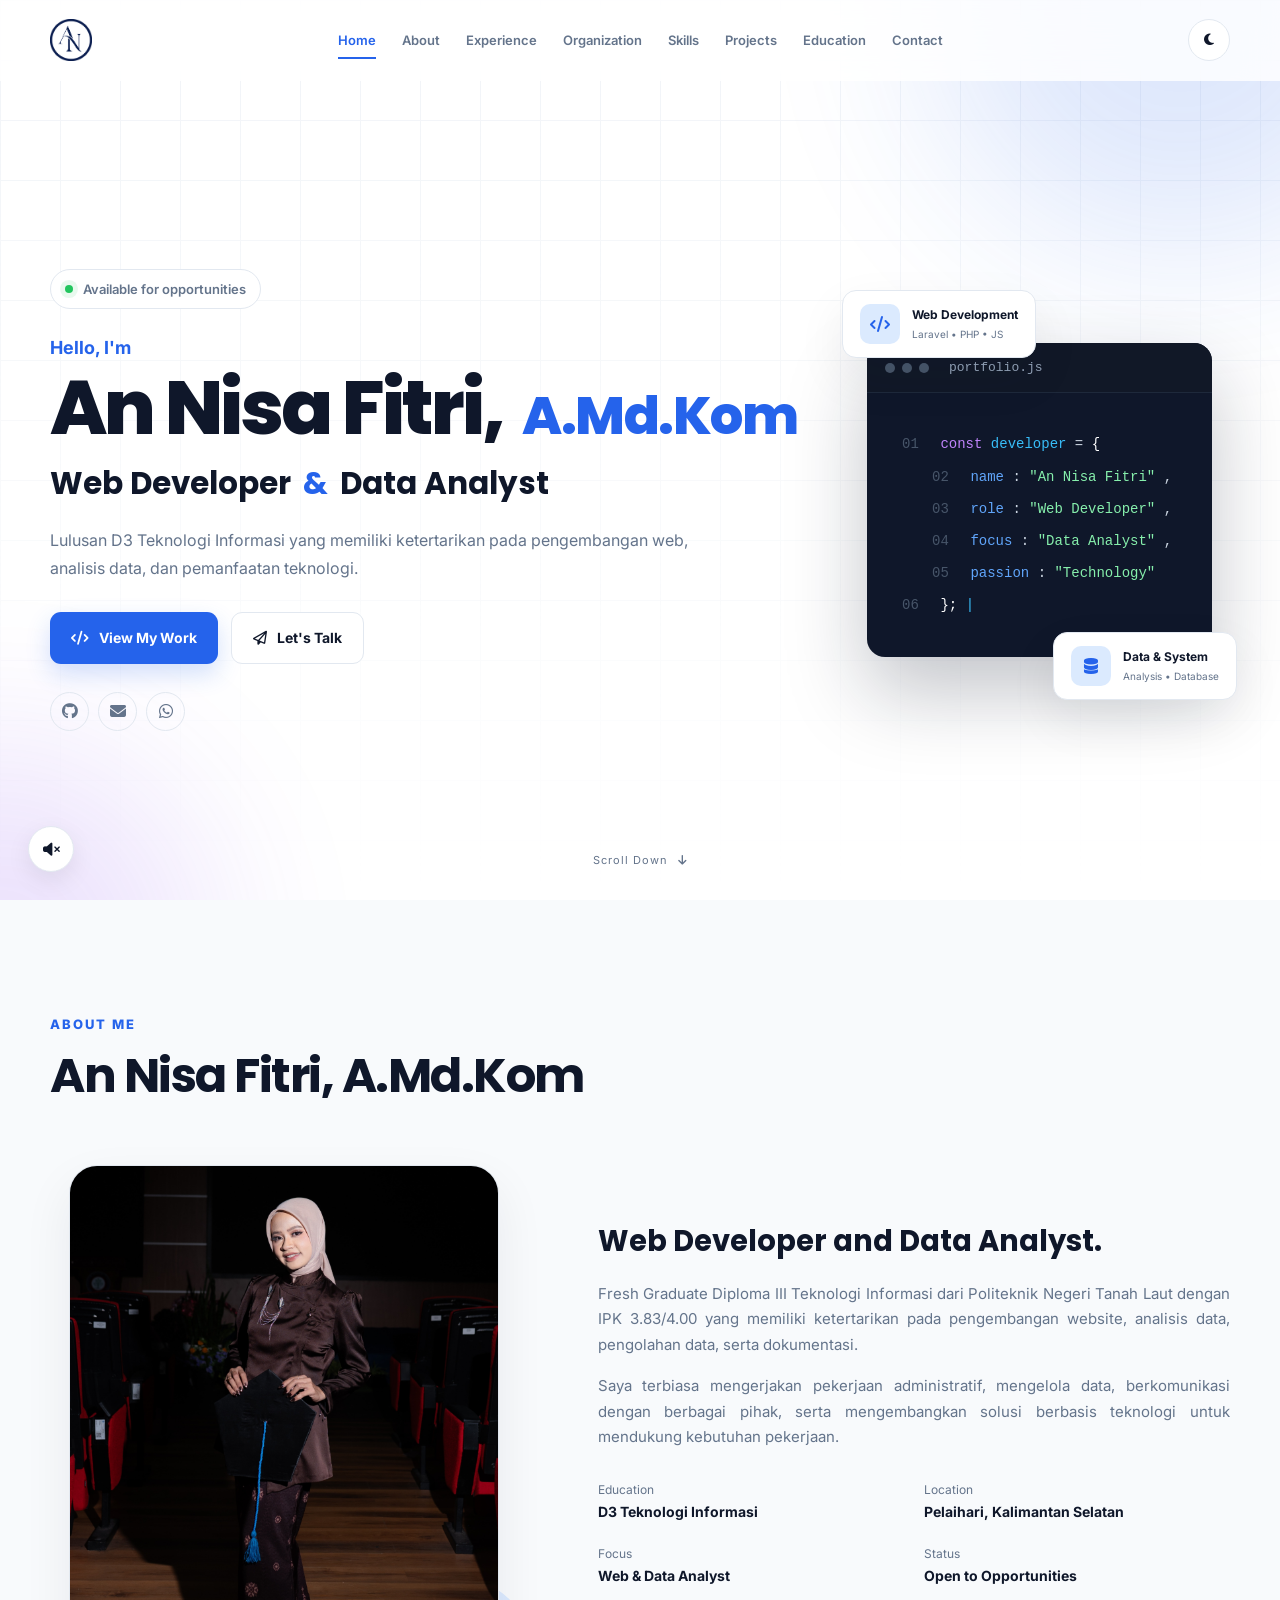
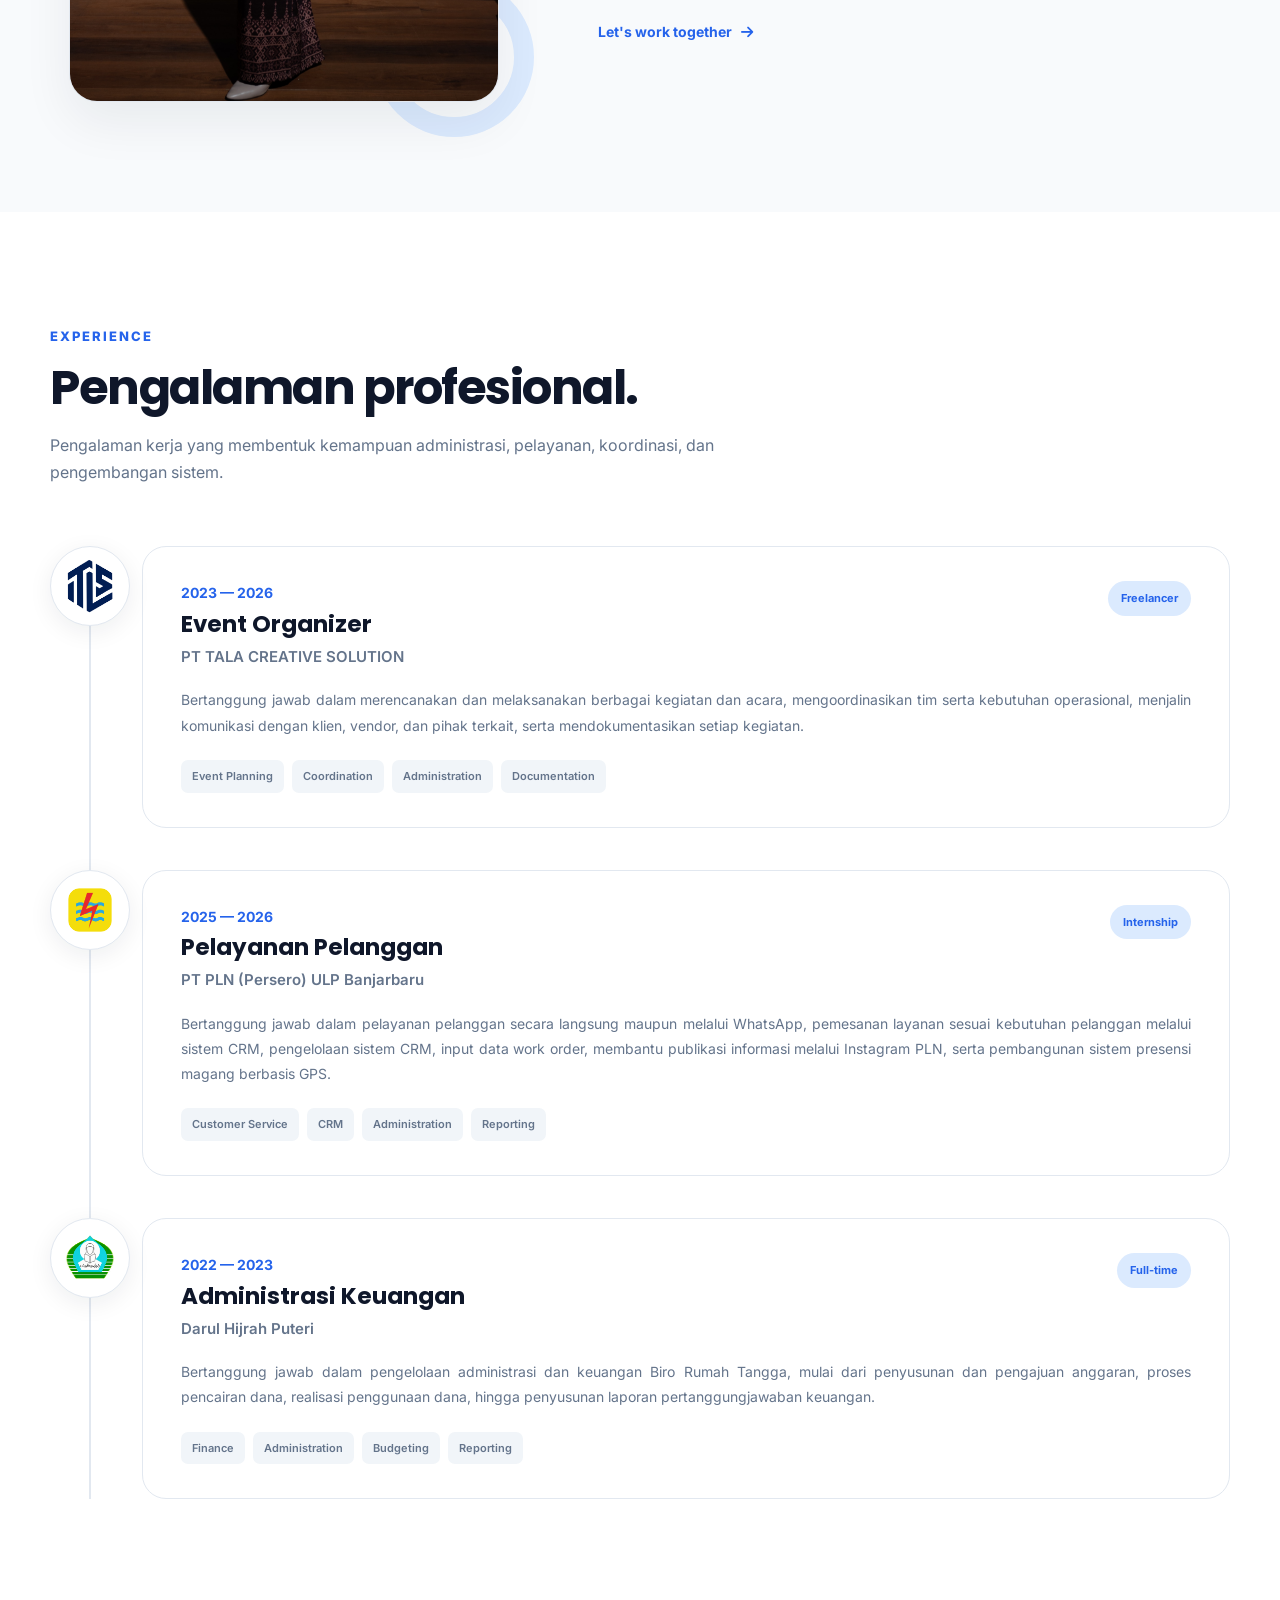
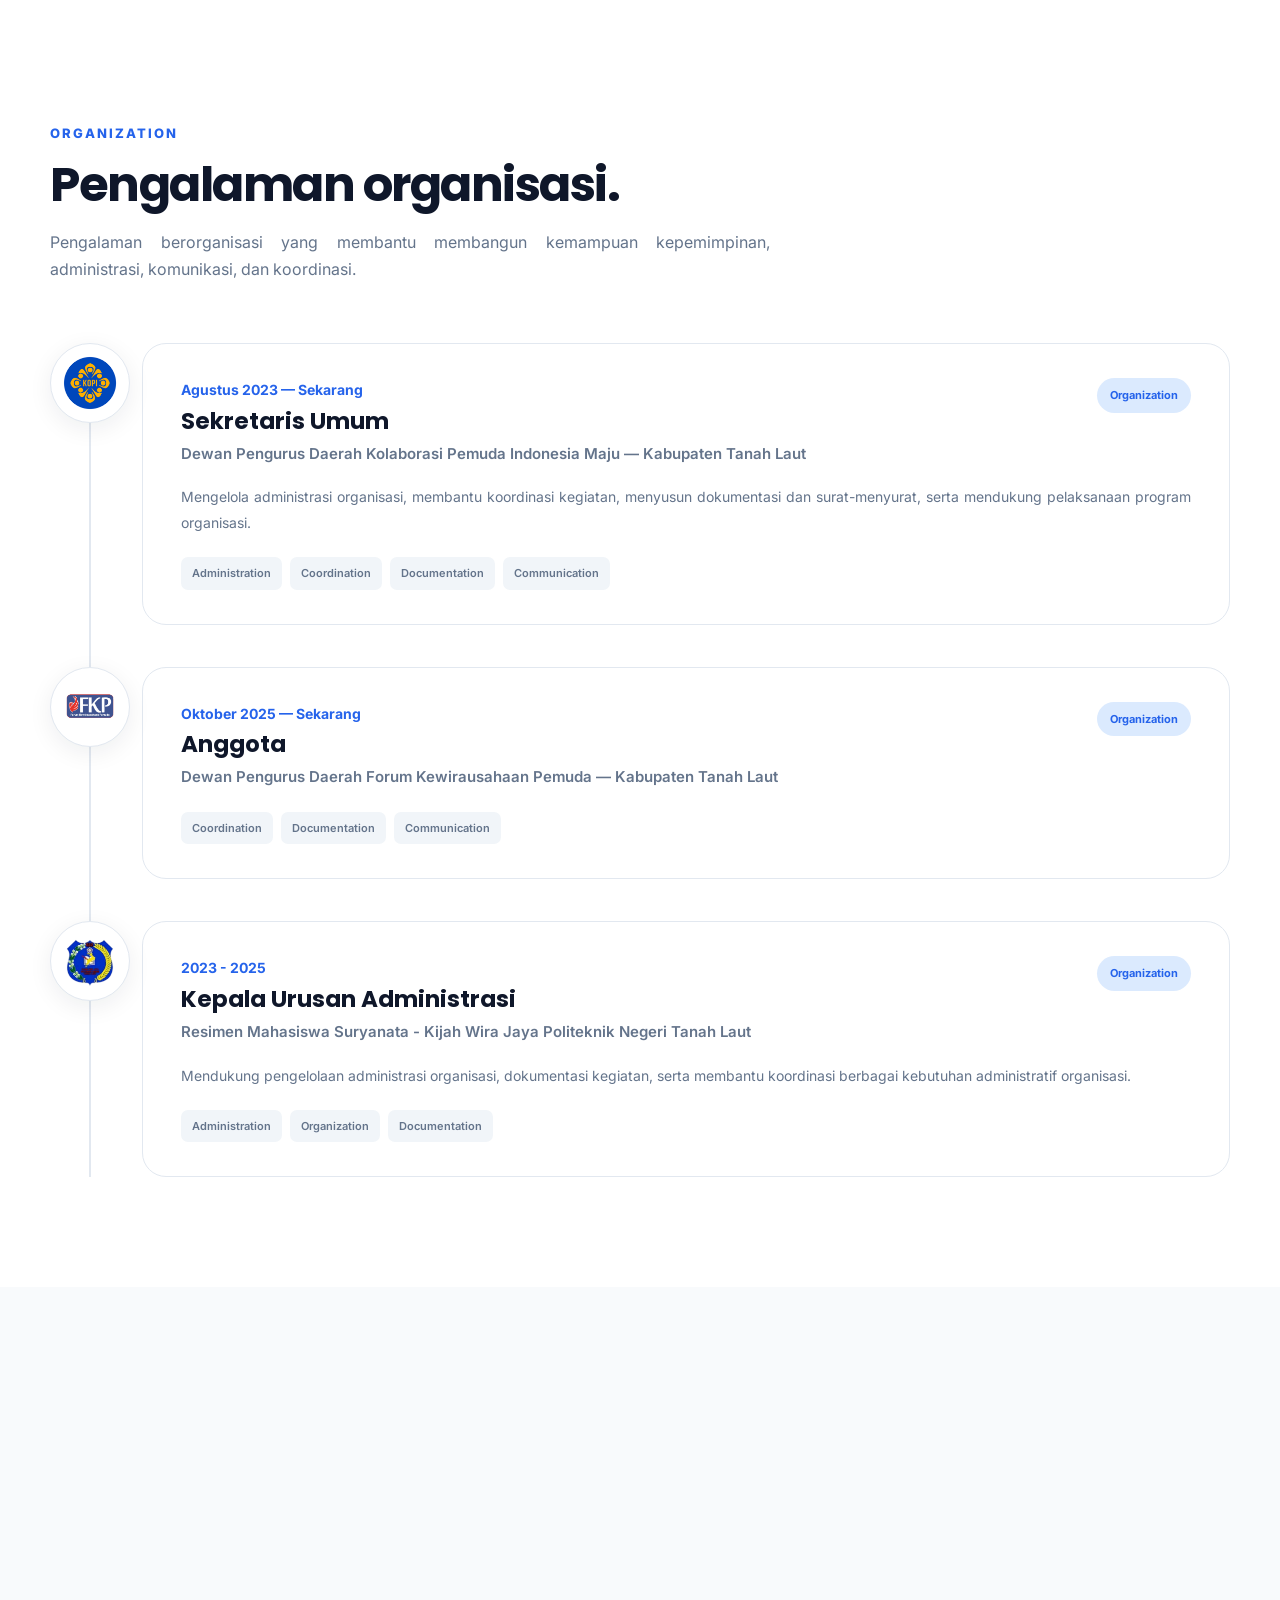
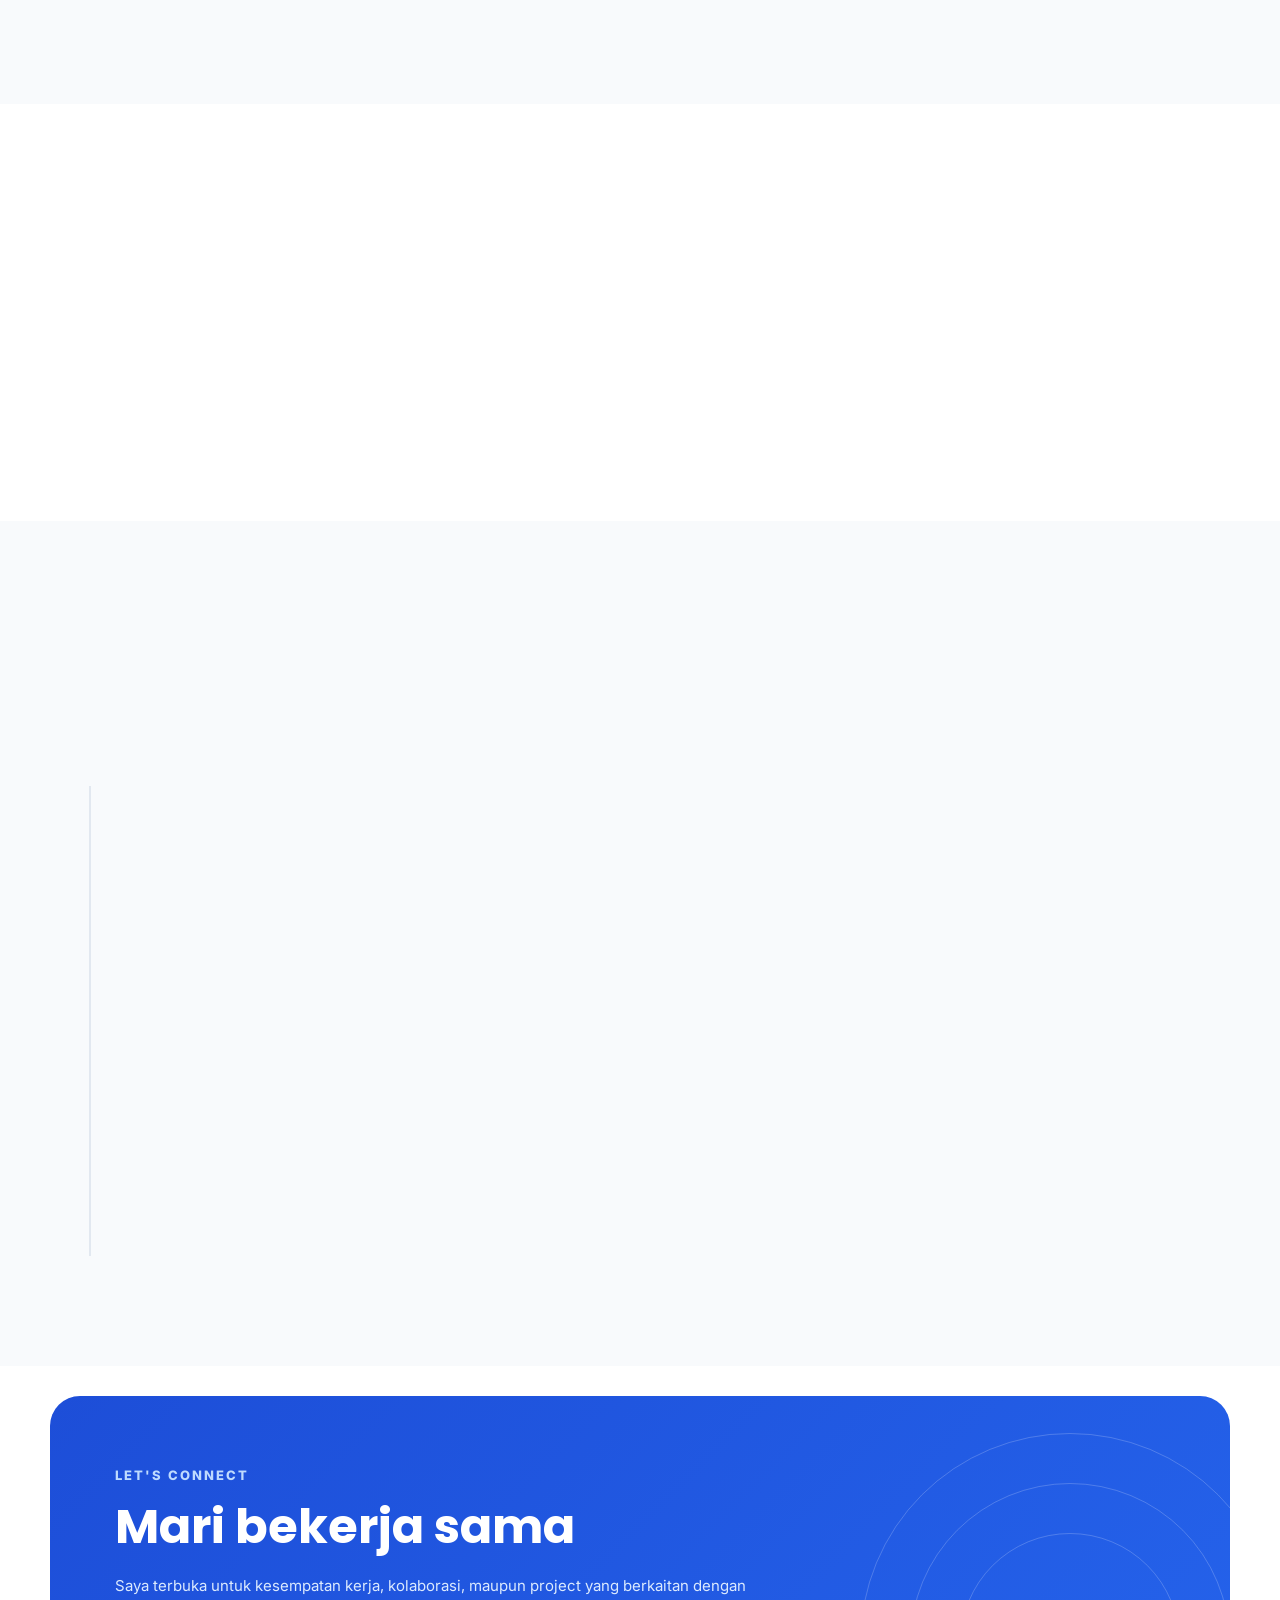
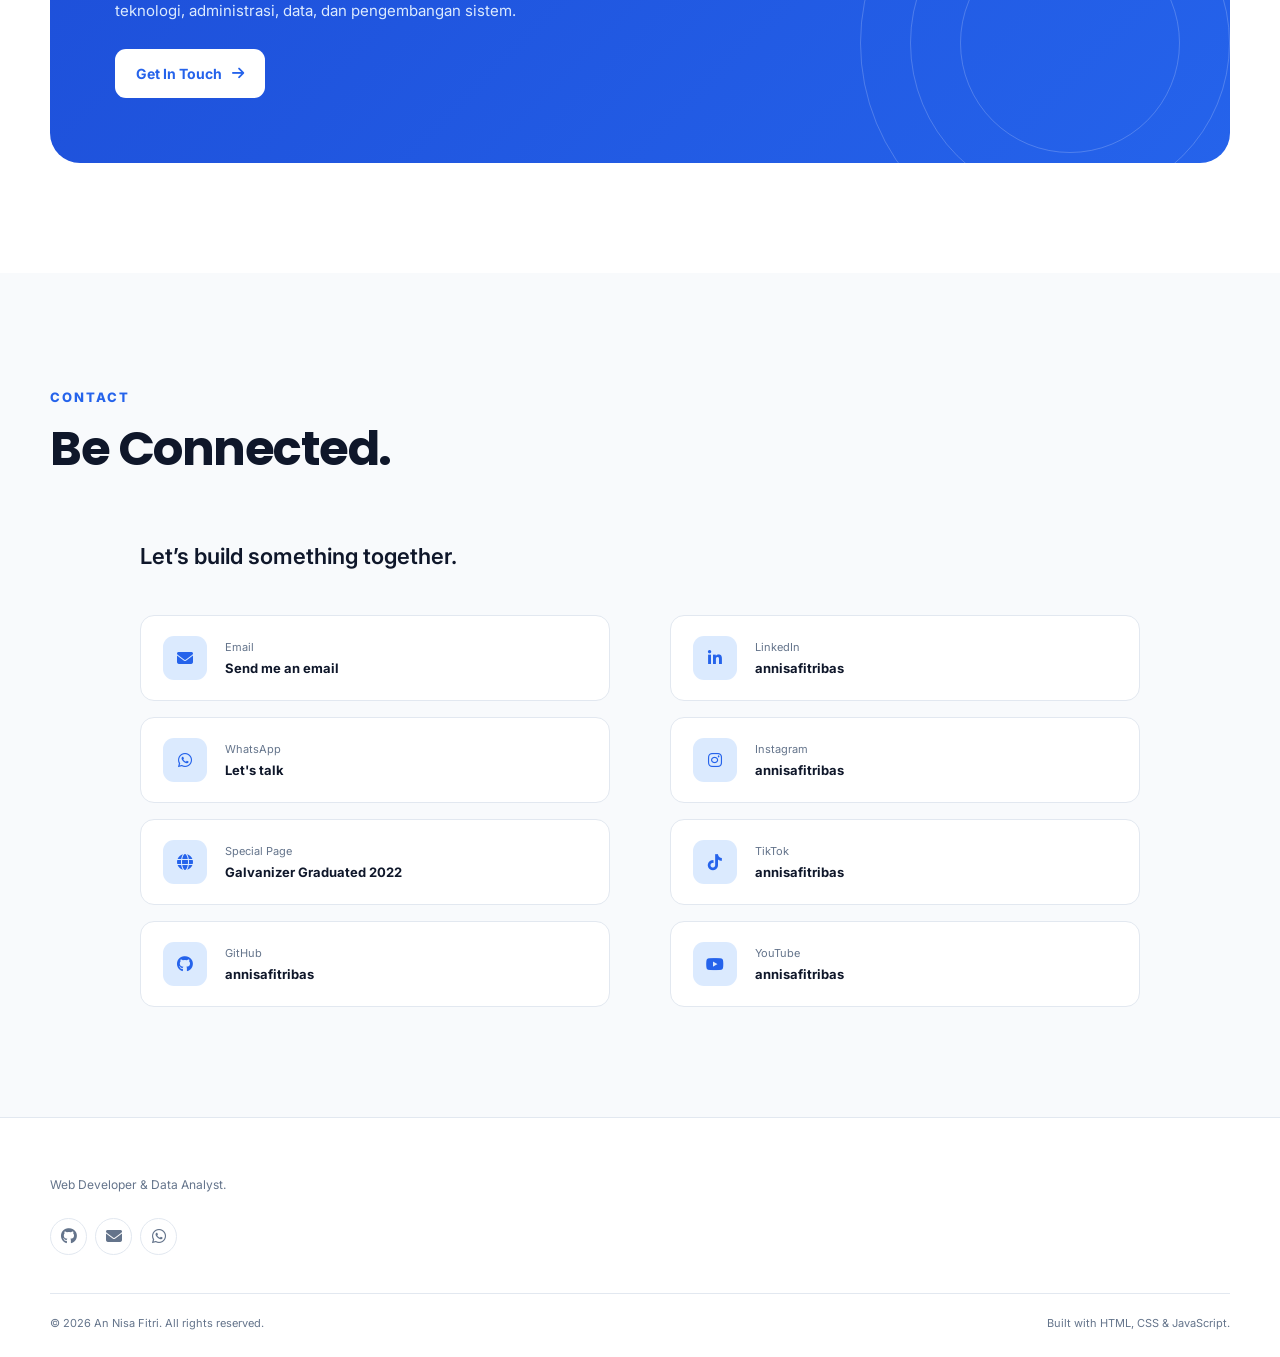
<file: index.html>
<!DOCTYPE html>
<html lang="id">

<head>

    <meta charset="UTF-8">

    <meta
        name="viewport"
        content="width=device-width, initial-scale=1.0"
    >

    <meta
        name="description"
        content="Portfolio An Nisa Fitri — Web Developer, Data Analyst & Data Enthusiast."
    >

    <title>An Nisa Fitri — Portfolio</title>


    <link rel="preconnect" href="https://fonts.googleapis.com">

    <link
        rel="preconnect"
        href="https://fonts.gstatic.com"
        crossorigin
    >

    <link
        href="https://fonts.googleapis.com/css2?family=Inter:wght@400;500;600;700;800&family=Poppins:wght@500;600;700;800&display=swap"
        rel="stylesheet"
    >


    <link
        rel="stylesheet"
        href="https://cdnjs.cloudflare.com/ajax/libs/font-awesome/6.5.2/css/all.min.css"
    >

    <link
        rel="stylesheet"
        href="style.css"
    >

</head>


<body>

<header class="header" id="header">

    <div class="container nav-container">


        <!-- LOGO -->
        <a href="#home" class="logo">
            <img src="assets/logo.png" alt="Logo An Nisa" class="logo-light">
            <img src="assets/logo-white.png" alt="Logo An Nisa" class="logo-dark">
        </a>

        <!-- NAVIGATION -->

        <nav class="navbar" id="navbar">

            <a
                href="#home"
                class="nav-link active"
            >
                Home
            </a>

            <a
                href="#about"
                class="nav-link"
            >
                About
            </a>

            <a
                href="#experience"
                class="nav-link"
            >
                Experience
            </a>

            <a
                href="#organization"
                class="nav-link"
            >
                Organization
            </a>

            <a
                href="#skills"
                class="nav-link"
            >
                Skills
            </a>

            <a
                href="#projects"
                class="nav-link"
            >
                Projects
            </a>

            <a
                href="#education"
                class="nav-link"
            >
                Education
            </a>

            <a
                href="#contact"
                class="nav-link"
            >
                Contact
            </a>

        </nav>


        <!-- ACTION -->

        <div class="nav-actions">

            <button
                class="theme-toggle"
                id="themeToggle"
                aria-label="Toggle dark mode"
            >

                <i class="fa-solid fa-moon"></i>

            </button>


            <button
                class="menu-toggle"
                id="menuToggle"
                aria-label="Toggle menu"
            >

                <i class="fa-solid fa-bars"></i>

            </button>

        </div>

    </div>

</header>

<section
    class="hero"
    id="home"
>

    <div class="hero-background">

        <div class="hero-grid"></div>

        <div class="hero-glow hero-glow-one"></div>

        <div class="hero-glow hero-glow-two"></div>

    </div>


    <div class="container hero-container">


        <!-- HERO CONTENT -->

        <div class="hero-content reveal">


            <div class="hero-badge">

                <span class="status-dot"></span>

                Available for opportunities

            </div>


            <p class="hero-greeting">
                Hello, I'm
            </p>


            <h1>

                An Nisa Fitri,

                <span>
                    A.Md.Kom
                </span>

            </h1>


            <h2>

                Web Developer

                <span>&</span>

                Data Analyst

            </h2>


            <p class="hero-description">

                Lulusan D3 Teknologi Informasi yang memiliki
                ketertarikan pada pengembangan web,
                analisis data, dan pemanfaatan teknologi.

            </p>


            <div class="hero-buttons">

                <a
                    href="#projects"
                    class="btn btn-primary"
                >

                    <i class="fa-solid fa-code"></i>

                    View My Work

                </a>


                <a
                    href="#contact"
                    class="btn btn-outline"
                >

                    <i class="fa-regular fa-paper-plane"></i>

                    Let's Talk

                </a>

            </div>


            <div class="hero-socials">

                <a
                    href="https://github.com/annisafitribas"
                    target="_blank"
                    aria-label="GitHub"
                >

                    <i class="fa-brands fa-github"></i>

                </a>


                <a
                    href="mailto:annisafitribas@gmail.com"
                    aria-label="Email"
                >

                    <i class="fa-solid fa-envelope"></i>

                </a>


                <a
                    href="https://wa.me/6285828390740"
                    target="_blank"
                    aria-label="WhatsApp"
                >

                    <i class="fa-brands fa-whatsapp"></i>

                </a>

            </div>

        </div>



        <!-- HERO VISUAL -->

        <div class="hero-visual reveal">


            <div class="floating-card floating-card-one">

                <i class="fa-solid fa-code"></i>

                <div>

                    <strong>
                        Web Development
                    </strong>

                    <span>
                        Laravel • PHP • JS
                    </span>

                </div>

            </div>


            <div class="profile-card">


                <div class="profile-card-top">

                    <div class="window-buttons">

                        <span></span>
                        <span></span>
                        <span></span>

                    </div>

                    <span class="window-title">
                        portfolio.js
                    </span>

                </div>


                <div class="code-content">

                    <div>
                        <span class="code-number">01</span>
                        <span class="code-keyword">const</span>
                        <span class="code-variable">developer</span>
                        =
                        <span class="code-bracket">{</span>
                    </div>


                    <div class="code-indent">

                        <span class="code-number">02</span>

                        <span class="code-property">
                            name
                        </span>:

                        <span class="code-string">
                            "An Nisa Fitri"
                        </span>,

                    </div>


                    <div class="code-indent">

                        <span class="code-number">03</span>

                        <span class="code-property">
                            role
                        </span>:

                        <span class="code-string">
                            "Web Developer"
                        </span>,

                    </div>


                    <div class="code-indent">

                        <span class="code-number">04</span>

                        <span class="code-property">
                            focus
                        </span>:

                        <span class="code-string">
                            "Data Analyst"
                        </span>,

                    </div>


                    <div class="code-indent">

                        <span class="code-number">05</span>

                        <span class="code-property">
                            passion
                        </span>:

                        <span class="code-string">
                            "Technology"
                        </span>

                    </div>


                    <div>

                        <span class="code-number">06</span>

                        <span class="code-bracket">
                            };
                        </span>

                        <span class="code-cursor">
                            |
                        </span>

                    </div>

                </div>

            </div>


            <div class="floating-card floating-card-two">

                <i class="fa-solid fa-database"></i>

                <div>

                    <strong>
                        Data & System
                    </strong>

                    <span>
                        Analysis • Database
                    </span>

                </div>

            </div>

        </div>

    </div>


    <a
        href="#about"
        class="scroll-down"
    >

        <span>
            Scroll Down
        </span>

        <i class="fa-solid fa-arrow-down"></i>

    </a>

</section>



<!-- =========================================================
     ABOUT
========================================================= -->

<section
    class="about section"
    id="about"
>

    <div class="container">


        <div class="section-heading reveal">

            <span class="section-label">
                ABOUT ME
            </span>

            <h2>
                An Nisa Fitri, A.Md.Kom
            </h2>

        </div>


        <div class="about-grid">


            <!-- PHOTO -->

            <div class="about-image reveal">

                <div class="about-photo">

                    <div class="photo-placeholder">

                        <img
                            src="assets/foto-profil.jpg"
                            alt="An Nisa Fitri"
                        >

                    </div>

                </div>

                <div class="about-decoration"></div>

            </div>


            <!-- CONTENT -->

            <div class="about-content reveal">

                <h3>
                    Web Developer and Data Analyst.
                </h3>


                <p style="text-align: justify;">
                    Fresh Graduate Diploma III 
                    Teknologi Informasi dari Politeknik Negeri 
                    Tanah Laut dengan IPK 3.83/4.00 yang memiliki ketertarikan pada 
                    pengembangan website, analisis data, 
                    pengolahan data, serta dokumentasi.
                </p>

                <p style="text-align: justify;">
                    Saya terbiasa mengerjakan pekerjaan 
                    administratif, mengelola data, berkomunikasi 
                    dengan berbagai pihak, serta mengembangkan 
                    solusi berbasis teknologi untuk mendukung 
                    kebutuhan pekerjaan.
                </p>

                <div class="about-info">

                    <div class="info-item">

                        <span>
                            Education
                        </span>

                        <strong>
                            D3 Teknologi Informasi
                        </strong>

                    </div>


                    <div class="info-item">

                        <span>
                            Location
                        </span>

                        <strong>
                            Pelaihari, Kalimantan Selatan
                        </strong>

                    </div>


                    <div class="info-item">

                        <span>
                            Focus
                        </span>

                        <strong>
                            Web & Data Analyst
                        </strong>

                    </div>


                    <div class="info-item">

                        <span>
                            Status
                        </span>

                        <strong>
                            Open to Opportunities
                        </strong>

                    </div>

                </div>


                <a
                    href="#contact"
                    class="text-link"
                >

                    Let's work together

                    <i class="fa-solid fa-arrow-right"></i>

                </a>

            </div>

        </div>

    </div>

</section>

<section
    class="experience section"
    id="experience"
>

    <div class="container">


        <div class="section-heading reveal">

            <span class="section-label">
                EXPERIENCE
            </span>

            <h2>
                Pengalaman profesional.
            </h2>

            <p>
                Pengalaman kerja yang membentuk kemampuan
                administrasi, pelayanan, koordinasi, dan
                pengembangan sistem.
            </p>

        </div>


        <div class="timeline">


             <!-- SEALAND -->

            <div class="timeline-item reveal">

                <div class="timeline-marker">

                    <img
                        src="assets/logo-sealand.png"
                        alt="Logo Sealand Creative"
                    >

                </div>


                <div class="timeline-card">

                    <div class="timeline-header">

                        <div>

                            <span class="timeline-date">
                                2023 — 2026
                            </span>

                            <h3>
                                Event Organizer
                            </h3>

                            <h4>
                                PT TALA CREATIVE SOLUTION
                            </h4>

                        </div>


                        <span class="experience-type">
                            Freelancer
                        </span>

                    </div>


                    <p style="text-align: justify;">
                        Bertanggung jawab dalam merencanakan dan melaksanakan berbagai kegiatan dan acara, mengoordinasikan tim serta kebutuhan operasional, menjalin komunikasi dengan klien, vendor, dan pihak terkait, serta mendokumentasikan setiap kegiatan.
                    </p>


                    <div class="experience-tags">

                        <span>
                            Event Planning
                        </span>

                        <span>
                            Coordination
                        </span>

                        <span>
                            Administration
                        </span>

                        <span>
                            Documentation
                        </span>

                    </div>

                </div>

            </div>

            <!-- PLN -->

            <div class="timeline-item reveal">

                <div class="timeline-marker">

                    <img
                        src="assets/logo-pln.png"
                        alt="Logo PLN"
                    >

                </div>


                <div class="timeline-card">

                    <div class="timeline-header">

                        <div>

                            <span class="timeline-date">
                                2025 — 2026
                            </span>

                            <h3>
                                Pelayanan Pelanggan
                            </h3>

                            <h4>
                                PT PLN (Persero) ULP Banjarbaru
                            </h4>

                        </div>


                        <span class="experience-type">
                            Internship
                        </span>

                    </div>


                    <p style="text-align: justify;">
                        Bertanggung jawab dalam pelayanan
                        pelanggan secara langsung maupun melalui
                        WhatsApp, pemesanan layanan sesuai kebutuhan pelanggan melalui sistem CRM, pengelolaan sistem CRM,
                        input data work order, membantu publikasi informasi melalui Instagram PLN, serta pembangunan sistem presensi magang berbasis GPS.
                    </p>


                    <div class="experience-tags">

                        <span>
                            Customer Service
                        </span>

                        <span>
                            CRM
                        </span>

                        <span>
                            Administration
                        </span>

                        <span>
                            Reporting
                        </span>

                    </div>

                </div>

            </div>

            <!-- DARUL HIJRAH -->
            <div class="timeline-item reveal">

                <div class="timeline-marker">

                    <img
                        src="assets/logo-sma.png"
                        alt="Logo Darul Hijrah Puteri"
                    >

                </div>


                <div class="timeline-card">

                    <div class="timeline-header">

                        <div>

                            <span class="timeline-date">
                                2022 — 2023
                            </span>

                            <h3>
                                Administrasi Keuangan
                            </h3>

                            <h4>
                                Darul Hijrah Puteri
                            </h4>

                        </div>


                        <span class="experience-type">
                            Full-time
                        </span>

                    </div>


                    <p style="text-align: justify;">
                        Bertanggung jawab dalam pengelolaan
                        administrasi dan keuangan Biro Rumah
                        Tangga, mulai dari penyusunan dan pengajuan
                        anggaran, proses pencairan dana, realisasi
                        penggunaan dana, hingga penyusunan laporan
                        pertanggungjawaban keuangan.

                    </p>


                    <div class="experience-tags">

                        <span>
                            Finance
                        </span>

                        <span>
                            Administration
                        </span>

                        <span>
                            Budgeting
                        </span>

                        <span>
                            Reporting
                        </span>

                    </div>

                </div>

            </div>

        </div>

    </div>

</section>



<!-- =========================================================
     ORGANIZATION
========================================================= -->

<section
    class="organization section"
    id="organization"
>

    <div class="container">


        <div class="section-heading reveal">

            <span class="section-label">
                ORGANIZATION
            </span>

            <h2>
                Pengalaman organisasi.
            </h2>

            <p style="text-align: justify;">
                Pengalaman berorganisasi yang membantu membangun
                kemampuan kepemimpinan, administrasi, komunikasi,
                dan koordinasi.
            </p>

        </div>


        <div class="timeline">


            <!-- KOLABORASI PEMUDA INDONESIA -->
            <div class="timeline-item reveal">

                <div class="timeline-marker">

                    <img
                        src="assets/logo-kopi.png"
                        alt="Logo Kolaborasi Pemuda Indonesia"
                    >

                </div>


                <div class="timeline-card">

                    <div class="timeline-header">

                        <div>

                            <span class="timeline-date">
                                Agustus 2023 — Sekarang
                            </span>

                            <h3>
                                Sekretaris Umum
                            </h3>

                            <h4>
                                Dewan Pengurus Daerah Kolaborasi Pemuda Indonesia Maju —
                                Kabupaten Tanah Laut
                            </h4>

                        </div>


                        <span class="experience-type">
                            Organization
                        </span>

                    </div>


                    <p style="text-align: justify;">
                        Mengelola administrasi organisasi,
                        membantu koordinasi kegiatan, menyusun
                        dokumentasi dan surat-menyurat, serta
                        mendukung pelaksanaan program organisasi.

                    </p>


                    <div class="experience-tags">

                        <span>
                            Administration
                        </span>

                        <span>
                            Coordination
                        </span>

                        <span>
                            Documentation
                        </span>

                        <span>
                            Communication
                        </span>

                    </div>

                </div>

            </div>

            <!-- FKP -->
            <div class="timeline-item reveal">

                <div class="timeline-marker">

                    <img
                        src="assets/logo-fkp.png"
                        alt="Logo Forum Kewirausahaan Pemuda"
                    >

                </div>


                <div class="timeline-card">

                    <div class="timeline-header">

                        <div>

                            <span class="timeline-date">
                                Oktober 2025 — Sekarang
                            </span>

                            <h3>
                                Anggota
                            </h3>

                            <h4>
                                Dewan Pengurus Daerah Forum Kewirausahaan Pemuda —
                                Kabupaten Tanah Laut
                            </h4>

                        </div>


                        <span class="experience-type">
                            Organization
                        </span>

                    </div>


                    <p style="text-align: justify;">
                    </p>


                    <div class="experience-tags">

                        <span>
                            Coordination
                        </span>

                        <span>
                            Documentation
                        </span>

                        <span>
                            Communication
                        </span>

                    </div>

                </div>

            </div>

            <!-- RESIMEN MAHASISWA -->
            <div class="timeline-item reveal">

                <div class="timeline-marker">

                    <img
                        src="assets/logo-menwa.png"
                        alt="Logo Resimen Mahasiswa"
                    >

                </div>


                <div class="timeline-card">

                    <div class="timeline-header">

                        <div>

                            <span class="timeline-date">
                                2023 - 2025
                            </span>

                            <h3>
                                Kepala Urusan Administrasi
                            </h3>

                            <h4>
                                Resimen Mahasiswa Suryanata - Kijah Wira Jaya Politeknik Negeri Tanah Laut
                            </h4>

                        </div>


                        <span class="experience-type">
                            Organization
                        </span>

                    </div>


                    <p style="text-align: justify;">
                        Mendukung pengelolaan administrasi
                        organisasi, dokumentasi kegiatan, serta
                        membantu koordinasi berbagai kebutuhan
                        administratif organisasi.

                    </p>


                    <div class="experience-tags">

                        <span>
                            Administration
                        </span>

                        <span>
                            Organization
                        </span>

                        <span>
                            Documentation
                        </span>

                    </div>

                </div>

            </div>

        </div>

    </div>

</section>

<section
    class="skills section"
    id="skills"
>

    <div class="container">

        <div class="section-heading reveal">

            <span class="section-label">
                SKILLS
            </span>

            <h2>
                Keahlian yang saya miliki
            </h2>

            <p style="text-align: justify;">
                Soon
            </p>

        </div>


        <!-- <div class="skills-grid reveal">

            <div class="skill-card">

                <div class="skill-icon">
                    <i class="fa-solid fa-chart-line"></i>
                </div>

                <div class="skill-content">

                    <h3>
                        System Analyst
                    </h3>

                    <p>
                        Analisis kebutuhan sistem, perancangan
                        alur proses, dan pemecahan masalah.
                    </p>

                </div>

            </div>


            <div class="skill-card">

                <div class="skill-icon">
                    <i class="fa-solid fa-code"></i>
                </div>

                <div class="skill-content">

                    <h3>
                        Web Development
                    </h3>

                    <p>
                        Pengembangan website dan sistem informasi
                        berbasis web.
                    </p>

                </div>

            </div>

            <div class="skill-card">

                <div class="skill-icon">
                    <i class="fa-solid fa-file-excel"></i>
                </div>

                <div class="skill-content">

                    <h3>
                        Microsoft Office
                    </h3>

                    <p>
                        Pengolahan dokumen, data, spreadsheet,
                        dan kebutuhan administrasi.
                    </p>

                </div>

            </div>

            <div class="skill-card">

                <div class="skill-icon">
                    <i class="fa-solid fa-database"></i>
                </div>

                <div class="skill-content">

                    <h3>
                        Data Management
                    </h3>

                    <p>
                        Pengelolaan, pengolahan, dan penyusunan
                        data secara terstruktur.
                    </p>

                </div>

            </div>

            <div class="skill-card">

                <div class="skill-icon">
                    <i class="fa-solid fa-camera"></i>
                </div>

                <div class="skill-content">

                    <h3>
                        Documentation
                    </h3>

                    <p>
                        Dokumentasi kegiatan dalam bentuk foto,
                        video, dan arsip digital.
                    </p>

                </div>

            </div>

            <div class="skill-card">

                <div class="skill-icon">
                    <i class="fa-solid fa-pen-nib"></i>
                </div>

                <div class="skill-content">

                    <h3>
                        Photo Design
                    </h3>

                    <p>
                        Pengolahan visual dan desain foto untuk
                        kebutuhan digital dan dokumentasi.
                    </p>

                </div>

            </div>

        </div> -->

    </div>

</section>

<!-- =========================================================
     PROJECTS
========================================================= -->

<section
    class="projects section"
    id="projects"
>

    <div class="container">

        <div class="section-heading reveal">

            <span class="section-label">
                PROJECTS
            </span>

            <h2>
                Project yang saya kerjakan
            </h2>

            <p style="text-align: justify;">
                Soon
            </p>

        </div>


        <!-- <div class="projects-grid reveal">


            <article class="project-card">

                <div class="project-image">

                    <img
                        src="assets/project-presensi.png"
                        alt="Sistem Presensi Peserta Magang"
                    >

                    <span class="project-category">
                        Web Application
                    </span>

                </div>


                <div class="project-content">

                    <h3>
                        Sistem Presensi Peserta Magang
                    </h3>

                    <p>
                        Sistem presensi berbasis web dengan
                        pencatatan kehadiran dan lokasi peserta
                        magang.
                    </p>


                    <div class="project-tags">

                        <span>
                            Laravel
                        </span>

                        <span>
                            PHP
                        </span>

                        <span>
                            MySQL
                        </span>

                        <span>
                            GPS
                        </span>

                    </div>

                </div>

            </article>


            <article class="project-card">

                <div class="project-image">

                    <img
                        src="assets/project-inventaris.png"
                        alt="Sistem Pengelolaan Inventaris"
                    >

                    <span class="project-category">
                        Information System
                    </span>

                </div>


                <div class="project-content">

                    <h3>
                        Sistem Pengelolaan Inventaris
                    </h3>

                    <p>
                        Sistem informasi untuk membantu pengelolaan
                        data inventaris dan proses peminjaman barang
                        secara terstruktur.
                    </p>


                    <div class="project-tags">

                        <span>
                            Laravel
                        </span>

                        <span>
                            Database
                        </span>

                        <span>
                            Google Sheets API
                        </span>

                    </div>

                </div>

            </article>


            <article class="project-card">

                <div class="project-image">

                    <img
                        src="assets/project-portfolio.png"
                        alt="Personal Portfolio Website"
                    >

                    <span class="project-category">
                        Web Design
                    </span>

                </div>


                <div class="project-content">

                    <h3>
                        Personal Portfolio Website
                    </h3>

                    <p>
                        Website portfolio pribadi untuk menampilkan
                        profil, pendidikan, pengalaman, skills,
                        dan berbagai project.
                    </p>


                    <div class="project-tags">

                        <span>
                            HTML
                        </span>

                        <span>
                            CSS
                        </span>

                        <span>
                            JavaScript
                        </span>

                    </div>

                </div>

            </article>

        </div> -->



        <div
            class="projects-action reveal"
        >

            <!-- <a
                href="projects.html"
                class="btn"
            >

                View All Projects

                <i class="fa-solid fa-arrow-right"></i>

            </a> -->

        </div>

    </div>

</section>

<section
    class="education section"
    id="education"
>

    <div class="container">


        <div class="section-heading reveal">

            <span class="section-label">
                EDUCATION
            </span>

            <h2>
                Latar belakang pendidikan.
            </h2>

        </div>


        <div class="timeline">


            <!-- =================================================
                 D3 — PALING ATAS
            ================================================== -->

            <div class="timeline-item reveal">


                <div class="timeline-marker">

                    <img
                        src="assets/logo-politala.png"
                        alt="Logo Politeknik Negeri Tanah Laut"
                    >

                </div>


                <div class="timeline-card">

                    <div class="timeline-header">

                        <div>

                            <span class="timeline-date">
                                Diploma III
                            </span>

                            <h3>
                                Teknologi Informasi - IPK 3.83/4.00
                            </h3>

                            <h4>
                                Politeknik Negeri Tanah Laut
                            </h4>

                        </div>

                    </div>


                    <p style="text-align: justify;">
                        Mempelajari dasar dan penerapan teknologi
                        informasi, pengembangan perangkat lunak,
                        sistem informasi, basis data, serta
                        pemecahan masalah menggunakan teknologi.

                    </p>

                </div>

            </div>



            <!-- =================================================
                 SMA
            ================================================== -->

            <div class="timeline-item reveal">


                <div class="timeline-marker">

                    <img
                        src="assets/logo-sma.png"
                        alt="Logo SMA"
                    >

                </div>


                <div class="timeline-card">

                    <div class="timeline-header">

                        <div>

                            <span class="timeline-date">
                                Sekolah Menengah Atas
                            </span>

                            <h3>
                                MIPA - Nilai 84.69/100.00
                            </h3>

                            <h4>
                                SMAS Darul Hijrah Puteri Martapura
                            </h4>

                        </div>

                    </div>


                    <p>

                        Menempuh pendidikan menengah serta aktif
                        dalam berbagai kegiatan sekolah, kepanitiaan,
                        dan kegiatan kepramukaan.

                    </p>

                </div>

            </div>

        </div>

    </div>

</section>

<section class="cta-section">

    <div class="container">

        <div class="cta-card reveal">


            <div class="cta-content">

                <span class="section-label">
                    LET'S CONNECT
                </span>


                <h2>
                    Mari bekerja sama
                </h2>


                <p>

                    Saya terbuka untuk kesempatan kerja,
                    kolaborasi, maupun project yang berkaitan
                    dengan teknologi, administrasi, data,
                    dan pengembangan sistem.

                </p>


                <a
                    href="#contact"
                    class="btn btn-light"
                >

                    Get In Touch

                    <i class="fa-solid fa-arrow-right"></i>

                </a>

            </div>


            <div class="cta-decoration">

                <div></div>
                <div></div>
                <div></div>

            </div>

        </div>

    </div>

</section>

<section
    class="contact section"
    id="contact"
>

    <div class="container">

        <div class="section-heading reveal">

            <span class="section-label">
                CONTACT
            </span>

            <h2>
                Be Connected.
            </h2>

        </div>


        <div class="contact-content reveal">

            <h3>
                Let’s build something together.
            </h3>


            <div class="contact-columns">


                <!-- KOLOM KIRI -->
                <div class="contact-column">


                    <!-- EMAIL -->
                    <a
                        href="mailto:annisafitribas@gmail.com"
                        class="contact-item"
                    >

                        <div class="contact-icon">
                            <i class="fa-solid fa-envelope"></i>
                        </div>

                        <div>
                            <span>
                                Email
                            </span>

                            <strong>
                                Send me an email
                            </strong>
                        </div>

                    </a>


                    <!-- WHATSAPP -->
                    <a
                        href="https://wa.me/6285828390740"
                        target="_blank"
                        rel="noopener noreferrer"
                        class="contact-item"
                    >

                        <div class="contact-icon">
                            <i class="fa-brands fa-whatsapp"></i>
                        </div>

                        <div>
                            <span>
                                WhatsApp
                            </span>

                            <strong>
                                Let's talk
                            </strong>
                        </div>

                    </a>
                    
                    <!-- Special Page -->
                    <a
                        href="https://622c4d5da41ff.site123.me/"
                        target="_blank"
                        rel="noopener noreferrer"
                        class="contact-item"
                    >

                        <div class="contact-icon">
                            <i class="fa-solid fa-globe"></i>
                        </div>

                        <div>
                            <span>
                                Special Page
                            </span>

                            <strong>
                                Galvanizer Graduated 2022
                            </strong>
                        </div>

                    </a>
                    
                    <!-- GITHUB -->
                    <a
                        href="https://github.com/annisafitribas"
                        target="_blank"
                        rel="noopener noreferrer"
                        class="contact-item"
                    >

                        <div class="contact-icon">
                            <i class="fa-brands fa-github"></i>
                        </div>

                        <div>
                            <span>
                                GitHub
                            </span>

                            <strong>
                                annisafitribas
                            </strong>
                        </div>

                    </a>

                </div>


                <!-- KOLOM KANAN -->
                <div class="contact-column">


                    <!-- LINKEDIN -->
                    <a
                        href="https://www.linkedin.com/in/annisafitribas/"
                        target="_blank"
                        rel="noopener noreferrer"
                        class="contact-item"
                    >

                        <div class="contact-icon">
                            <i class="fa-brands fa-linkedin-in"></i>
                        </div>

                        <div>
                            <span>
                                LinkedIn
                            </span>

                            <strong>
                                annisafitribas
                            </strong>
                        </div>

                    </a>


                    <!-- INSTAGRAM -->
                    <a
                        href="https://www.instagram.com/annisafitribas/"
                        target="_blank"
                        rel="noopener noreferrer"
                        class="contact-item"
                    >

                        <div class="contact-icon">
                            <i class="fa-brands fa-instagram"></i>
                        </div>

                        <div>
                            <span>
                                Instagram
                            </span>

                            <strong>
                                annisafitribas
                            </strong>
                        </div>

                    </a>


                    <!-- TIKTOK -->
                    <a
                        href="https://www.tiktok.com/@annisafitribas"
                        target="_blank"
                        rel="noopener noreferrer"
                        class="contact-item"
                    >

                        <div class="contact-icon">
                            <i class="fa-brands fa-tiktok"></i>
                        </div>

                        <div>
                            <span>
                                TikTok
                            </span>

                            <strong>
                                annisafitribas
                            </strong>
                        </div>

                    </a>


                    <!-- YOUTUBE -->
                    <a
                        href="https://www.youtube.com/@annisafitribas"
                        target="_blank"
                        rel="noopener noreferrer"
                        class="contact-item"
                    >

                        <div class="contact-icon">
                            <i class="fa-brands fa-youtube"></i>
                        </div>

                        <div>
                            <span>
                                YouTube
                            </span>

                            <strong>
                                annisafitribas
                            </strong>
                        </div>

                    </a>


                </div>

            </div>

        </div>

    </div>

</section>

<footer class="footer">

    <div class="container footer-container">


        <div class="footer-brand">

            <p>
                Web Developer & Data Analyst.
            </p>


            <div class="footer-socials">

                <a
                    href="https://github.com/annisafitribas"
                    target="_blank"
                >

                    <i class="fa-brands fa-github"></i>

                </a>


                <a
                    href="mailto:annisafitribas@gmail.com"
                >

                    <i class="fa-solid fa-envelope"></i>

                </a>


                <a
                    href="https://wa.me/6285828390740" 
                    target="_blank" 
                > 
 
                    <i class="fa-brands fa-whatsapp"></i> 
 
                </a> 
 
            </div> 
 
        </div> 
 
 
        <div class="footer-bottom"> 
 
            <span> 
                © 2026 An Nisa Fitri. All rights reserved. 
            </span> 
 
            <span> 
                Built with HTML, CSS & JavaScript. 
            </span> 
 
        </div> 
 
    </div> 
 
</footer> 
 
<button 
    class="back-to-top" 
    id="backToTop" 
    aria-label="Back to top" 
> 
 
    <i class="fa-solid fa-arrow-up"></i> 
 
</button> 
 
<audio 
    id="backgroundMusic" 
    src="assets/music.mp3" 
    loop 
    preload="auto"> 
</audio> 
 
<button 
    class="music-toggle" 
    id="musicToggle" 
    type="button" 
    aria-label="Turn on background music" 
    title="Turn on background music"> 
 
    <i class="fa-solid fa-volume-xmark"></i> 
 
</button> 
 
<script src="script.js"></script> 
 
</body> 
 
</html>
</file>
<file: style.css>
:root { 
 
    --primary: #2563eb; 
    --primary-dark: #1d4ed8; 
    --primary-light: #dbeafe; 
 
    --text: #0f172a; 
    --text-light: #64748b; 
 
    --background: #ffffff; 
    --background-soft: #f8fafc; 
    --background-alt: #f1f5f9; 
 
    --card: #ffffff; 
 
    --border: #e2e8f0; 
 
    --shadow: 
        0 20px 50px rgba(15, 23, 42, .07); 
 
    --shadow-hover: 
        0 25px 60px rgba(15, 23, 42, .12); 
 
    --radius: 22px; 
 
    --container: 1180px; 
 
    --transition: .3s ease; 
} 
 
 
/* ========================================================= 
   DARK MODE 
========================================================= */ 
 
body.dark { 
 
    --text: #f1f5f9; 
    --text-light: #94a3b8; 
 
    --background: #020617; 
    --background-soft: #0f172a; 
    --background-alt: #111827; 
 
    --card: #0f172a; 
 
    --border: #1e293b; 
 
    --shadow: 
        0 20px 50px rgba(0,0,0,.25); 
 
    --shadow-hover: 
        0 25px 60px rgba(0,0,0,.35); 
} 
 
 
/* ========================================================= 
   RESET 
========================================================= */ 
 
* { 
 
    margin: 0; 
    padding: 0; 
 
    box-sizing: border-box; 
} 
 
 
html { 
 
    scroll-behavior: smooth; 
 
    scroll-padding-top: 90px; 
} 
 
 
body { 
 
    font-family: 
        "Inter", 
        sans-serif; 
 
    background: 
        var(--background); 
 
    color: 
        var(--text); 
 
    font-size: 16px; 
    line-height: 1.7; 
 
    overflow-x: hidden; 
 
    transition: 
        background .3s ease, 
        color .3s ease; 
} 
 
 
body.dark .header { 
 
    background: 
        rgba(2,6,23,.85); 
} 
 
 
a { 
 
    color: inherit; 
 
    text-decoration: none; 
} 
 
 
button { 
 
    font-family: inherit; 
} 
 
 
img { 
 
    display: block; 
 
    max-width: 100%; 
} 
 
 
ul { 
 
    list-style: none; 
} 
 
 
::selection { 
 
    background: var(--primary); 
 
    color: white; 
} 
 
 
/* ========================================================= 
   CONTAINER 
========================================================= */ 
 
.container { 
 
    width: 
        min( 
            var(--container), 
            calc(100% - 40px) 
        ); 
 
    margin: 
        0 auto; 
} 
 
 
.section { 
 
    padding: 
        110px 0; 
} 
 
 
/* ========================================================= 
   SECTION BACKGROUND VARIATIONS (Experience & Org Menyatu, Skills ke Bawah Berbeda) 
========================================================= */ 

.experience {
    background: var(--background);
}

.organization { 
    background: var(--background); /* Experience dan Organization menyatu */ 
} 

.skills { 
    background: var(--background-soft); /* Skill dibedakan latar belakangnya */ 
} 

.projects { 
    background: var(--background); /* Projects kembali ke warna dasar */ 
} 

.education { 
    background: var(--background-soft); /* Education dibedakan */ 
}
 
 
/* ========================================================= 
   SECTION HEADING 
========================================================= */ 
 
.section-heading { 
 
    max-width: 720px; 
 
    margin-bottom: 60px; 
} 
 
 
.section-label { 
 
    display: inline-block; 
 
    margin-bottom: 12px; 
 
    color: var(--primary); 
 
    font-size: 13px; 
 
    font-weight: 800; 
 
    letter-spacing: 2px; 
} 
 
 
.section-heading h2 { 
 
    font-family: 
        "Poppins", 
        sans-serif; 
 
    font-size: 
        clamp(32px,4vw,48px); 
 
    line-height: 1.2; 
 
    letter-spacing: -1.5px; 
 
    margin-bottom: 15px; 
} 
 
 
.section-heading p { 
 
    color: var(--text-light); 
 
    font-size: 16px; 
} 
 
 
/* ========================================================= 
   HEADER 
========================================================= */ 
 
.header { 
 
    position: fixed; 
 
    top: 0; 
    left: 0; 
 
    width: 100%; 
 
    z-index: 1000; 
 
    background: 
        rgba(255,255,255,.82); 
 
    backdrop-filter: 
        blur(18px); 
 
    border-bottom: 
        1px solid transparent; 
 
    transition: var(--transition); 
} 
 
 
.header.scrolled { 
 
    border-color: var(--border); 
 
    box-shadow: 
        0 10px 30px 
        rgba(15,23,42,.05); 
} 
 
 
.nav-container { 
 
    height: 80px; 
 
    display: flex; 
 
    align-items: center; 
 
    justify-content: space-between; 
} 
 
 
.logo { 
    display: flex; 
    align-items: center; 
    text-decoration: none; 
} 
 
.logo img { 
    width: 42px; 
    height: 42px; 
    object-fit: contain; 
} 
 
.logo-light { 
    display: block; 
} 
 
.logo-dark { 
    display: none; 
} 
 
.dark .logo-light { 
    display: none; 
} 
 
.dark .logo-dark { 
    display: block; 
} 
 
.navbar { 
 
    display: flex; 
 
    align-items: center; 
 
    gap: 26px; 
} 
 
 
.nav-link { 
 
    position: relative; 
 
    color: var(--text-light); 
 
    font-size: 13px; 
 
    font-weight: 600; 
 
    transition: var(--transition); 
} 
 
 
.nav-link:hover, 
.nav-link.active { 
 
    color: var(--primary); 
} 
 
 
.nav-link::after { 
 
    content: ""; 
 
    position: absolute; 
 
    left: 0; 
 
    bottom: -8px; 
 
    width: 0; 
 
    height: 2px; 
 
    background: 
        var(--primary); 
 
    transition: var(--transition); 
} 
 
 
.nav-link:hover::after, 
.nav-link.active::after { 
 
    width: 100%; 
} 
 
 
/* ========================================================= 
   NAV ACTION 
========================================================= */ 
 
.nav-actions { 
 
    display: flex; 
 
    align-items: center; 
 
    gap: 10px; 
} 
 
 
.theme-toggle, 
.menu-toggle { 
 
    width: 42px; 
    height: 42px; 
 
    display: flex; 
 
    align-items: center; 
    justify-content: center; 
 
    border: 
        1px solid var(--border); 
 
    border-radius: 50%; 
 
    background: 
        var(--background); 
 
    color: 
        var(--text); 
 
    cursor: pointer; 
 
    transition: var(--transition); 
} 
 
 
.theme-toggle:hover, 
.menu-toggle:hover { 
 
    background: 
        var(--primary); 
 
    border-color: 
        var(--primary); 
 
    color: white; 
} 
 
 
.menu-toggle { 
 
    display: none; 
} 
 
 
/* ========================================================= 
   HERO 
========================================================= */ 
 
.hero { 
 
    position: relative; 
 
    min-height: 100vh; 
 
    display: flex; 
 
    align-items: center; 
 
    padding-top: 100px; 
 
    overflow: hidden; 
} 
 
 
.hero-background { 
 
    position: absolute; 
 
    inset: 0; 
 
    z-index: -1; 
} 
 
 
.hero-grid { 
 
    position: absolute; 
 
    inset: 0; 
 
    opacity: .5; 
 
    background-image: 
 
        linear-gradient( 
            var(--border) 1px, 
            transparent 1px 
        ), 
 
        linear-gradient( 
            90deg, 
            var(--border) 1px, 
            transparent 1px 
        ); 
 
    background-size: 60px 60px; 
 
    mask-image: 
        linear-gradient( 
            to bottom, 
            black, 
            transparent 
        ); 
} 
 
 
.hero-glow { 
 
    position: absolute; 
 
    border-radius: 50%; 
 
    filter: blur(90px); 
 
    opacity: .15; 
} 
 
 
.hero-glow-one { 
 
    width: 500px; 
    height: 500px; 
 
    top: -250px; 
    right: -150px; 
 
    background: 
        var(--primary); 
} 
 
 
.hero-glow-two { 
 
    width: 400px; 
    height: 400px; 
 
    left: -200px; 
    bottom: -250px; 
 
    background: 
        #7c3aed; 
} 
 
 
/* ========================================================= 
   HERO GRID 
========================================================= */ 
 
.hero-container { 
 
    display: grid; 
 
    grid-template-columns: 
        1.05fr .95fr; 
 
    align-items: center; 
 
    gap: 70px; 
} 
 
 
.hero-badge { 
 
    display: inline-flex; 
 
    align-items: center; 
 
    gap: 10px; 
 
    padding: 8px 14px; 
 
    margin-bottom: 24px; 
 
    border: 
        1px solid var(--border); 
 
    border-radius: 999px; 
 
    background: 
        var(--background); 
 
    color: 
        var(--text-light); 
 
    font-size: 13px; 
 
    font-weight: 600; 
} 
 
 
.status-dot { 
 
    width: 8px; 
    height: 8px; 
 
    border-radius: 50%; 
 
    background: #22c55e; 
 
    box-shadow: 
        0 0 0 5px 
        rgba(34,197,94,.1); 
} 
 
 
.hero-greeting { 
 
    color: 
        var(--primary); 
 
    font-size: 18px; 
 
    font-weight: 700; 
 
    margin-bottom: 3px; 
} 
 
 
.hero h1 { 
 
    font-family: 
        "Poppins", 
        sans-serif; 
 
    font-size: 
        clamp(46px,6vw,76px); 
 
    line-height: 1.08; 
 
    letter-spacing: -3px; 
 
    font-weight: 800; 
 
    margin-bottom: 14px; 
 
    white-space: nowrap; 
} 
 
 
.hero h1 span { 
 
    color: 
        var(--primary); 
 
    font-size: .70em; 
 
    letter-spacing: -1.5px; 
 
    margin-left: 7px; 
} 
 
 
.hero h2 { 
 
    font-family: 
        "Poppins", 
        sans-serif; 
 
    font-size: 
        clamp(22px,3vw,31px); 
 
    line-height: 1.3; 
 
    margin-bottom: 24px; 
} 
 
 
.hero h2 span { 
 
    color: 
        var(--primary); 
 
    margin: 0 5px; 
} 
 
 
.hero-description { 
 
    max-width: 650px; 
 
    margin-bottom: 30px; 
 
    color: 
        var(--text-light); 
 
    font-size: 16px; 
} 
 
 
/* ========================================================= 
   BUTTON 
========================================================= */ 
 
.hero-buttons { 
 
    display: flex; 
 
    flex-wrap: wrap; 
 
    gap: 13px; 
 
    margin-bottom: 28px; 
} 
 
 
.btn { 
 
    display: inline-flex; 
 
    align-items: center; 
    justify-content: center; 
 
    gap: 10px; 
 
    padding: 
        13px 21px; 
 
    border-radius: 11px; 
 
    font-size: 14px; 
 
    font-weight: 700; 
 
    transition: var(--transition); 
} 
 
 
.btn-primary { 
 
    background: 
        var(--primary); 
 
    color: white; 
 
    box-shadow: 
        0 10px 25px 
        rgba(37,99,235,.2); 
} 
 
 
.btn-primary:hover { 
 
    background: 
        var(--primary-dark); 
 
    transform: 
        translateY(-3px); 
} 
 
 
.btn-outline { 
 
    background: 
        var(--background); 
 
    border: 
        1px solid var(--border); 
 
    color: 
        var(--text); 
} 
 
 
.btn-outline:hover { 
 
    border-color: 
        var(--primary); 
 
    color: 
        var(--primary); 
 
    transform: 
        translateY(-3px); 
} 
 
 
.btn-light { 
 
    background: white; 
 
    color: 
        var(--primary); 
} 
 
 
.btn-light:hover { 
 
    transform: 
        translateY(-3px); 
} 
 
 
/* ========================================================= 
   SOCIAL 
========================================================= */ 
 
.hero-socials { 
 
    display: flex; 
 
    gap: 9px; 
} 
 
 
.hero-socials a { 
 
    width: 39px; 
    height: 39px; 
 
    display: flex; 
 
    align-items: center; 
    justify-content: center; 
 
    border: 
        1px solid var(--border); 
 
    border-radius: 50%; 
 
    color: 
        var(--text-light); 
 
    transition: var(--transition); 
} 
 
 
.hero-socials a:hover { 
 
    background: 
        var(--primary); 
 
    border-color: 
        var(--primary); 
 
    color: white; 
 
    transform: 
        translateY(-3px); 
} 
 
 
/* ========================================================= 
   HERO CODE CARD 
========================================================= */ 
 
.hero-visual { 
 
    position: relative; 
 
    min-height: 500px; 
 
    display: flex; 
 
    align-items: center; 
 
    justify-content: center; 
} 
 
 
.profile-card { 
 
    width: 100%; 
 
    max-width: 520px; 
 
    overflow: hidden; 
 
    border-radius: 18px; 
 
    background: 
        #0f172a; 
 
    box-shadow: 
        0 35px 80px 
        rgba(15,23,42,.25); 
} 
 
 
.profile-card-top { 
 
    height: 50px; 
 
    display: flex; 
 
    align-items: center; 
 
    gap: 20px; 
 
    padding: 
        0 18px; 
 
    background: 
        #111827; 
 
    border-bottom: 
        1px solid #1e293b; 
} 
 
 
.window-buttons { 
 
    display: flex; 
 
    gap: 7px; 
} 
 
 
.window-buttons span { 
 
    width: 10px; 
    height: 10px; 
 
    border-radius: 50%; 
 
    background: 
        #475569; 
} 
 
 
.window-title { 
 
    color: 
        #94a3b8; 
 
    font-family: monospace; 
 
    font-size: 13px; 
} 
 
 
.code-content { 
 
    padding: 35px; 
 
    color: 
        #cbd5e1; 
 
    font-family: 
        "Courier New", 
        monospace; 
 
    font-size: 14px; 
 
    line-height: 2.3; 
} 
 
 
.code-number { 
 
    display: inline-block; 
 
    width: 30px; 
 
    color: 
        #475569; 
} 
 
 
.code-keyword { 
    color: #c084fc; 
} 
 
 
.code-variable { 
    color: #38bdf8; 
} 
 
 
.code-property { 
    color: #60a5fa; 
} 
 
 
.code-string { 
    color: #86efac; 
} 
 
 
.code-bracket { 
    color: white; 
} 
 
 
.code-indent { 
 
    padding-left: 30px; 
} 
 
 
.code-cursor { 
 
    color: #38bdf8; 
 
    animation: 
        blink 1s infinite; 
} 
 
 
@keyframes blink { 
 
    50% { 
        opacity: 0; 
    } 
 
} 
 
 
/* ========================================================= 
   FLOATING CARDS 
========================================================= */ 
 
.floating-card { 
 
    position: absolute; 
 
    display: flex; 
 
    align-items: center; 
 
    gap: 12px; 
 
    padding: 
        13px 17px; 
 
    border: 
        1px solid var(--border); 
 
    border-radius: 14px; 
 
    background: 
        var(--background); 
 
    box-shadow: 
        var(--shadow); 
 
    animation: 
        floating 4s ease-in-out infinite; 
 
    z-index: 3; 
} 
 
 
.floating-card i { 
 
    width: 40px; 
    height: 40px; 
 
    display: flex; 
 
    align-items: center; 
    justify-content: center; 
 
    border-radius: 10px; 
 
    background: 
        var(--primary-light); 
 
    color: 
        var(--primary); 
} 
 
 
.floating-card div { 
 
    display: flex; 
 
    flex-direction: column; 
} 
 
 
.floating-card strong { 
 
    font-size: 12px; 
} 
 
 
.floating-card span { 
 
    color: 
        var(--text-light); 
 
    font-size: 10px; 
} 
 
 
.floating-card-one { 
 
    top: 40px; 
 
    left: -25px; 
} 
 
 
.floating-card-two { 
 
    right: -25px; 
 
    bottom: 50px; 
 
    animation-delay: 1s; 
} 
 
 
@keyframes floating { 
 
    0%, 
    100% { 
        transform: translateY(0); 
    } 
 
    50% { 
        transform: translateY(-10px); 
    } 
 
} 
 
 
/* ========================================================= 
   SCROLL 
========================================================= */ 
 
.scroll-down { 
 
    position: absolute; 
 
    left: 50%; 
    bottom: 30px; 
 
    transform: 
        translateX(-50%); 
 
    display: flex; 
 
    align-items: center; 
 
    gap: 10px; 
 
    color: 
        var(--text-light); 
 
    font-size: 11px; 
 
    letter-spacing: 1px; 
} 
 
 
/* ========================================================= 
   ABOUT 
========================================================= */ 
 
.about { 
 
    background: 
        var(--background-soft); 
} 
 
 
.about-grid { 
 
    display: grid; 
 
    grid-template-columns: 
        .85fr 1.15fr; 
 
    align-items: center; 
 
    gap: 80px; 
} 
 
 
.about-image { 
 
    position: relative; 
 
    max-width: 430px; 
 
    margin: auto; 
} 
 
 
.about-photo { 
 
    position: relative; 
 
    z-index: 2; 
 
    overflow: hidden; 
 
    aspect-ratio: 4/5; 
 
    border: 
        1px solid var(--border); 
 
    border-radius: 28px; 
 
    background: 
        var(--background-alt); 
 
    box-shadow: 
        var(--shadow); 
} 
 
 
.photo-placeholder { 
 
    width: 100%; 
    height: 100%; 
 
    overflow: hidden; 
} 
 
 
.photo-placeholder img { 
 
    width: 100%; 
    height: 100%; 
 
    object-fit: cover; 
 
    object-position: center; 
} 
 
 
.about-decoration { 
 
    position: absolute; 
 
    right: -35px; 
    bottom: -35px; 
 
    width: 160px; 
    height: 160px; 
 
    border: 
        20px solid var(--primary-light); 
 
    border-radius: 50%; 
} 
 
 
.about-content h3 { 
 
    font-family: 
        "Poppins", 
        sans-serif; 
 
    font-size: 29px; 
 
    line-height: 1.35; 
 
    margin-bottom: 20px; 
} 
 
 
.about-content > p { 
 
    margin-bottom: 16px; 
 
    color: 
        var(--text-light); 
 
    font-size: 15px; 
} 
 
 
.about-info { 
 
    display: grid; 
 
    grid-template-columns: 
        1fr 1fr; 
 
    gap: 20px; 
 
    margin: 
        30px 0; 
} 
 
 
.info-item { 
 
    display: flex; 
 
    flex-direction: column; 
} 
 
 
.info-item span { 
 
    color: 
        var(--text-light); 
 
    font-size: 12px; 
} 
 
 
.info-item strong { 
 
    font-size: 14px; 
} 
 
 
.text-link { 
 
    display: inline-flex; 
 
    align-items: center; 
 
    gap: 9px; 
 
    color: 
        var(--primary); 
 
    font-size: 14px; 
 
    font-weight: 700; 
 
    transition: var(--transition); 
} 
 
 
.text-link:hover { 
 
    gap: 14px; 
} 
 
 
/* ========================================================= 
   TIMELINE 
========================================================= */ 
 
.timeline { 
 
    position: relative; 
 
    padding-left: 92px; 
} 
 
 
.timeline::before { 
 
    content: ""; 
 
    position: absolute; 
 
    top: 0; 
    bottom: 0; 
 
    left: 39px; 
 
    width: 2px; 
 
    background: 
        var(--border); 
} 
 
 
.timeline-item { 
 
    position: relative; 
 
    margin-bottom: 42px; 
} 
 
 
.timeline-item:last-child { 
 
    margin-bottom: 0; 
} 
 
 
/* ========================================================= 
   TIMELINE MARKER / LOGO 
========================================================= */ 
 
.timeline-marker { 
 
    position: absolute; 
 
    left: -92px; 
 
    top: 0; 
 
    width: 80px; 
    height: 80px; 
 
    display: flex; 
 
    align-items: center; 
    justify-content: center; 
 
    padding: 12px; 
 
    border: 
        1px solid var(--border); 
 
    border-radius: 50%; 
 
    background: 
        var(--background); 
 
    box-shadow: 
        0 6px 25px 
        rgba(15,23,42,.07); 
 
    z-index: 3; 
 
    transition: 
        .3s ease; 
} 
 
 
.timeline-marker img { 
 
    width: 100%; 
    height: 100%; 
 
    object-fit: contain; 
 
    border-radius: 50%; 
} 
 
 
.timeline-item:hover 
.timeline-marker { 
 
    border-color: 
        var(--primary); 
 
    transform: 
        scale(1.06); 
 
    box-shadow: 
        0 10px 30px 
        rgba(37,99,235,.15); 
} 
 
 
/* =========================================================
   TIMELINE CARD
========================================================= */

.timeline-card {
    padding: 34px 38px;

    background: var(--card);

    /* GARIS NORMAL */
    border: 1px solid var(--border);

    border-radius: 24px;

    /* NORMAL TANPA SHADOW */
    box-shadow: none;

    transition:
        transform .3s ease,
        box-shadow .3s ease,
        border-color .3s ease;
}


/* HOVER */
.timeline-card:hover {
    transform: translateY(-4px);

    border-color: var(--primary);

    box-shadow:
        0 18px 40px rgba(15, 23, 42, .12);
}


/* DARK MODE */
body.dark .timeline-card {
    border-color: var(--border);

    box-shadow: none;
}

body.dark .timeline-card:hover {
    border-color: var(--primary);

    box-shadow:
        0 18px 42px rgba(0, 0, 0, .38);
}


.timeline-header { 
 
    display: flex; 
 
    align-items: flex-start; 
 
    justify-content: space-between; 
 
    gap: 25px; 
 
    margin-bottom: 18px; 
} 
 
 
.timeline-date { 
 
    display: block; 
 
    margin-bottom: 5px; 
 
    color: 
        var(--primary); 
 
    font-size: 14px; 
 
    font-weight: 700; 
} 
 
 
.timeline-card h3 { 
 
    font-family: 
        "Poppins", 
        sans-serif; 
 
    font-size: 23px; 
 
    line-height: 1.3; 
 
    margin-bottom: 4px; 
} 
 
 
.timeline-card h4 { 
 
    color: 
        var(--text-light); 
 
    font-size: 15px; 
 
    font-weight: 600; 
} 
 
 
.experience-type { 
 
    flex-shrink: 0; 
 
    padding: 
        8px 13px; 
 
    border-radius: 
        999px; 
 
    background: 
        var(--primary-light); 
 
    color: 
        var(--primary); 
 
    font-size: 11px; 
 
    font-weight: 700; 
} 
 
 
.timeline-card > p { 
 
    color: 
        var(--text-light); 
 
    font-size: 14px; 
 
    line-height: 1.8; 
} 
 
 
/* ========================================================= 
   TAGS 
========================================================= */ 
 
.experience-tags { 
 
    display: flex; 
 
    flex-wrap: wrap; 
 
    gap: 8px; 
 
    margin-top: 22px; 
} 
 
 
.experience-tags span { 
 
    padding: 
        7px 11px; 
 
    border-radius: 7px; 
 
    background: 
        var(--background-alt); 
 
    color: 
        var(--text-light); 
 
    font-size: 11px; 
 
    font-weight: 600; 
} 
 
 
/* ========================================================= 
   CTA 
========================================================= */ 
 
.cta-section { 
 
    padding: 
        30px 0 110px; 
} 
 
 
.cta-card { 
 
    position: relative; 
 
    overflow: hidden; 
 
    min-height: 350px; 
 
    display: flex; 
 
    align-items: center; 
 
    padding: 
        65px; 
 
    border-radius: 
        30px; 
 
    background: 
        linear-gradient( 
            135deg, 
            #1d4ed8, 
            #2563eb 
        ); 
 
    color: white; 
} 
 
 
.cta-content { 
 
    position: relative; 
 
    z-index: 2; 
 
    max-width: 650px; 
} 
 
 
.cta-card .section-label { 
 
    color: 
        #bfdbfe; 
} 
 
 
.cta-card h2 { 
 
    font-family: 
        "Poppins", 
        sans-serif; 
 
    font-size: 
        clamp(30px,4vw,48px); 
 
    line-height: 1.2; 
 
    margin-bottom: 17px; 
} 
 
 
.cta-card p { 
 
    color: 
        #dbeafe; 
 
    font-size: 15px; 
 
    margin-bottom: 25px; 
} 
 
 
.cta-decoration { 
 
    position: absolute; 
 
    right: -50px; 
    bottom: -90px; 
 
    width: 420px; 
    height: 420px; 
} 
 
 
.cta-decoration div { 
 
    position: absolute; 
 
    inset: 0; 
 
    border: 
        1px solid 
        rgba(255,255,255,.2); 
 
    border-radius: 50%; 
} 
 
 
.cta-decoration div:nth-child(2) { 
    inset: 50px; 
} 
 
 
.cta-decoration div:nth-child(3) { 
    inset: 100px; 
} 
 
 
/* ========================================================= 
   CONTACT 
========================================================= */ 
 
.contact { 
 
    background: 
        var(--background-soft); 
} 
 
.contact-content { 
    max-width: 1000px; 
    margin: 0 auto; 
} 
 
.contact-content > h3 { 
    font-size: 22px; 
    font-weight: 600; 
    margin-bottom: 40px; 
} 
 
.contact-columns { 
    display: grid; 
    grid-template-columns: repeat(2, 1fr); 
    gap: 24px 60px; 
} 
 
.contact-column { 
    display: flex; 
    flex-direction: column; 
    gap: 16px; 
} 
 
.contact-item { 
    display: flex; 
    align-items: center; 
    gap: 18px; 
    padding: 20px 22px; 
    border: 1px solid var(--border); 
    border-radius: 14px; 
    background: var(--card); 
    text-decoration: none; 
    transition: var(--transition); 
} 
 
.contact-item:hover { 
    border-color: var(--primary); 
    transform: translateX(4px); 
} 
 
.contact-icon { 
    width: 44px; 
    height: 44px; 
    display: flex; 
    align-items: center; 
    justify-content: center; 
    flex-shrink: 0; 
    border-radius: 11px; 
    background: var(--primary-light); 
    color: var(--primary); 
} 
 
.contact-item div:last-child { 
    display: flex; 
    flex-direction: column; 
} 
 
.contact-item span { 
    color: var(--text-light); 
    font-size: 11px; 
} 
 
.contact-item strong { 
    font-size: 13px; 
} 
 
 
/* ========================================================= 
   FOOTER 
========================================================= */ 
 
.footer { 
 
    padding: 
        50px 0 25px; 
 
    border-top: 
        1px solid var(--border); 
} 
 
 
.footer-brand p { 
 
    margin-top: 7px; 
 
    color: 
        var(--text-light); 
 
    font-size: 12px; 
} 
 
 
.footer-socials { 
 
    display: flex; 
 
    gap: 8px; 
 
    margin-top: 22px; 
} 
 
 
.footer-socials a { 
 
    width: 37px; 
    height: 37px; 
 
    display: flex; 
 
    align-items: center; 
    justify-content: center; 
 
    border: 
        1px solid var(--border); 
 
    border-radius: 50%; 
 
    color: 
        var(--text-light); 
 
    transition: 
        var(--transition); 
} 
 
 
.footer-socials a:hover { 
 
    background: 
        var(--primary); 
 
    border-color: 
        var(--primary); 
 
    color: white; 
} 
 
 
.footer-bottom { 
 
    display: flex; 
 
    align-items: center; 
 
    justify-content: space-between; 
 
    gap: 20px; 
 
    margin-top: 38px; 
 
    padding-top: 20px; 
 
    border-top: 
        1px solid var(--border); 
 
    color: 
        var(--text-light); 
 
    font-size: 11px; 
} 
 
 
/* ========================================================= 
   BACK TO TOP 
========================================================= */ 
 
.back-to-top { 
 
    position: fixed; 
 
    right: 25px; 
    bottom: 25px; 
 
    width: 44px; 
    height: 44px; 
 
    display: flex; 
 
    align-items: center; 
    justify-content: center; 
 
    border: none; 
 
    border-radius: 12px; 
 
    background: 
        var(--primary); 
 
    color: white; 
 
    cursor: pointer; 
 
    opacity: 0; 
 
    visibility: hidden; 
 
    transform: 
        translateY(10px); 
 
    transition: 
        var(--transition); 
 
    z-index: 999; 
} 
 
 
.back-to-top.show { 
 
    opacity: 1; 
 
    visibility: visible; 
 
    transform: 
        translateY(0); 
} 
 
 
/* ========================================================= 
   REVEAL 
========================================================= */ 
 
.reveal { 
 
    opacity: 0; 
 
    transform: 
        translateY(25px); 
 
    transition: 
        opacity .7s ease, 
        transform .7s ease; 
} 
 
 
.reveal.active { 
 
    opacity: 1; 
 
    transform: 
        translateY(0); 
} 
 
 
/* ======================================== 
   BACKGROUND MUSIC TOGGLE BUTTON 
======================================== */ 
 
.music-toggle { 
    position: fixed; 
    left: 28px; 
    bottom: 28px; 
 
    width: 46px; 
    height: 46px; 
 
    display: flex; 
    align-items: center; 
    justify-content: center; 
 
    border: 1px solid var(--border); 
    border-radius: 50%; 
 
    background: var(--card); 
    color: var(--text); 
 
    font-size: 15px; 
    cursor: pointer; 
 
    z-index: 999; 
 
    box-shadow: 0 8px 25px rgba(0, 0, 0, 0.08); 
 
    transition: 
        transform 0.3s ease, 
        background 0.3s ease, 
        color 0.3s ease, 
        border-color 0.3s ease, 
        box-shadow 0.3s ease; 
} 
 
.music-toggle:hover { 
    transform: translateY(-3px); 
    background: var(--primary); 
    color: #fff; 
    border-color: var(--primary); 
    box-shadow: 0 10px 30px rgba(0, 0, 0, 0.12); 
} 
 
.music-toggle:active { 
    transform: scale(0.94); 
} 
 
.music-toggle i { 
    transition: transform 0.3s ease; 
} 
 
.music-toggle.playing i { 
    animation: musicPulse 1.2s ease-in-out infinite; 
} 
 
@keyframes musicPulse { 
    0%, 100% { 
        transform: scale(1); 
    } 
    50% { 
        transform: scale(1.15); 
    } 
} 
 
 
/* ========================================================= 
   RESPONSIVE MEDIA QUERIES 
========================================================= */ 
 
@media (max-width: 1050px) { 
    .navbar { 
        gap: 16px; 
    } 
    .nav-link { 
        font-size: 12px; 
    } 
    .hero-container { 
        grid-template-columns: 1fr; 
        gap: 50px; 
    } 
    .hero-content { 
        max-width: 750px; 
    } 
    .hero-visual { 
        min-height: 430px; 
    } 
    .about-grid { 
        grid-template-columns: 1fr; 
        gap: 55px; 
    } 
} 
 
@media (max-width: 768px) { 
    .container { 
        width: calc(100% - 30px); 
    } 
    .section { 
        padding: 80px 0; 
    } 
    .section-heading { 
        margin-bottom: 42px; 
    } 
    .section-heading h2 { 
        font-size: 33px; 
    } 
    .nav-container { 
        height: 70px; 
    } 
    .navbar { 
        position: fixed; 
        top: 70px; 
        left: 15px; 
        right: 15px; 
        flex-direction: column; 
        align-items: stretch; 
        gap: 0; 
        padding: 15px; 
        border: 1px solid var(--border); 
        border-radius: 18px; 
        background: var(--card); 
        box-shadow: var(--shadow); 
        opacity: 0; 
        visibility: hidden; 
        transform: translateY(-10px); 
        transition: var(--transition); 
    } 
    .navbar.active { 
        opacity: 1; 
        visibility: visible; 
        transform: translateY(0); 
    } 
    .nav-link { 
        display: block; 
        padding: 12px 10px; 
        font-size: 14px; 
    } 
    .nav-link::after { 
        display: none; 
    } 
    .menu-toggle { 
        display: flex; 
    } 
    .hero { 
        padding-top: 100px; 
        padding-bottom: 70px; 
    } 
    .hero h1 { 
        font-size: clamp(37px,10vw,55px); 
        white-space: normal; 
        letter-spacing: -2px; 
    } 
    .hero h1 span { 
        font-size: 23px; 
        letter-spacing: -1px; 
        margin-left: 4px; 
    } 
    .hero h2 { 
        font-size: 22px; 
    } 
    .hero-description { 
        font-size: 15px; 
    } 
    .hero-buttons { 
        flex-direction: column; 
        align-items: stretch; 
    } 
    .btn { 
        width: 100%; 
    } 
    .hero-visual { 
        min-height: 370px; 
    } 
    .profile-card { 
        max-width: 100%; 
    } 
    .code-content { 
        padding: 23px; 
        font-size: 11px; 
    } 
    .floating-card-one { 
        left: -5px; 
        top: 15px; 
    } 
    .floating-card-two { 
        right: -5px; 
        bottom: 15px; 
    } 
    .scroll-down { 
        display: none; 
    } 
    .about-content h3 { 
        font-size: 25px; 
    } 
    .about-info { 
        grid-template-columns: 1fr; 
    } 
    .timeline { 
        padding-left: 67px; 
    } 
    .timeline::before { 
        left: 28px; 
    } 
    .timeline-marker { 
        left: -67px; 
        width: 58px; 
        height: 58px; 
        padding: 9px; 
    } 
    .timeline-card { 
        padding: 27px 22px; 
        border-radius: 20px; 
    } 
    .timeline-header { 
        flex-direction: column; 
        gap: 13px; 
    } 
    .timeline-card h3 { 
        font-size: 20px; 
    } 
    .timeline-card h4 { 
        font-size: 14px; 
    } 
    .experience-type { 
        align-self: flex-start; 
    } 
    .cta-section { 
        padding: 10px 0 80px; 
    } 
    .cta-card { 
        padding: 45px 27px; 
        border-radius: 24px; 
    } 
    .cta-card h2 { 
        font-size: 31px; 
    } 
    .contact-columns { 
        grid-template-columns: 1fr; 
        gap: 16px; 
    } 
    .contact-content > h3 { 
        font-size: 20px; 
        margin-bottom: 28px; 
    } 
    .footer-bottom { 
        flex-direction: column; 
        align-items: flex-start; 
        gap: 8px; 
    } 
    .back-to-top { 
        right: 15px; 
        bottom: 15px; 
    } 
    .music-toggle { 
        left: 20px; 
        bottom: 20px; 
        width: 42px; 
        height: 42px; 
        font-size: 14px; 
    } 
} 
 
@media (max-width: 480px) { 
    .hero h1 { 
        font-size: 38px; 
    } 
    .hero h1 span { 
        font-size: 21px; 
    } 
    .hero h2 { 
        font-size: 20px; 
    } 
    .hero-visual { 
        min-height: 320px; 
    } 
    .code-content { 
        padding: 18px; 
        font-size: 9px; 
    } 
    .profile-card-top { 
        height: 40px; 
    } 
    .floating-card { 
        padding: 9px 11px; 
    } 
    .floating-card strong { 
        font-size: 10px; 
    } 
    .floating-card span { 
        font-size: 8px; 
    } 
    .floating-card i { 
        width: 31px; 
        height: 31px; 
        font-size: 12px; 
    } 
    .section-heading h2 { 
        font-size: 29px; 
    } 
    .timeline { 
        padding-left: 58px; 
    } 
    .timeline::before { 
        left: 23px; 
    } 
    .timeline-marker { 
        left: -58px; 
        width: 48px; 
        height: 48px; 
        padding: 7px; 
    } 
    .timeline-card { 
        padding: 23px 18px; 
    } 
    .timeline-card h3 { 
        font-size: 18px; 
    } 
    .timeline-card h4 { 
        font-size: 13px; 
    } 
    .timeline-card > p { 
        font-size: 13px; 
    } 
}

/* =========================================================
   SKILLS
========================================================= */

.skills-grid {
    display: grid;
    grid-template-columns: repeat(3, 1fr);
    gap: 22px;
}

.skill-card {
    display: flex;
    align-items: flex-start;
    gap: 18px;

    padding: 26px;

    background: var(--card);

    /* GARIS NORMAL */
    border: 1px solid var(--border);

    border-radius: 18px;

    /* NORMAL TANPA SHADOW BERLEBIHAN */
    box-shadow: none;

    transition:
        transform .3s ease,
        box-shadow .3s ease,
        border-color .3s ease;
}

/* HOVER */
.skill-card:hover {
    transform: translateY(-5px);

    border-color: var(--primary);

    box-shadow:
        0 15px 35px rgba(15, 23, 42, .12);
}


/* =========================================================
   SKILL ICON
========================================================= */

.skill-icon {
    width: 48px;
    height: 48px;

    flex-shrink: 0;

    display: flex;
    align-items: center;
    justify-content: center;

    background: #0D1B2A;
    color: #ffffff;

    border: 1px solid #0D1B2A;

    border-radius: 12px;

    font-size: 18px;

    transition:
        background .3s ease,
        color .3s ease,
        border-color .3s ease,
        transform .3s ease;
}

.skill-card:hover .skill-icon {
    transform: scale(1.05);
}


/* =========================================================
   SKILL CONTENT
========================================================= */

.skill-content h3 {
    margin: 0 0 7px;

    color: var(--text);

    font-size: 17px;
    font-weight: 600;
}

.skill-content p {
    margin: 0;

    color: var(--text-light);

    font-size: 14px;
    line-height: 1.7;
}


/* =========================================================
   SKILLS — DARK MODE
========================================================= */

body.dark .skill-card {
    background: var(--card);

    /* GARIS TETAP TERLIHAT */
    border-color: var(--border);

    box-shadow: none;
}

body.dark .skill-card:hover {
    border-color: var(--primary);

    box-shadow:
        0 15px 35px rgba(0, 0, 0, .35);
}


/* ICON DARK MODE
   Background terang + icon gelap
*/

body.dark .skill-icon {
    background: #E8F0FA;
    color: #0D1B2A;

    border-color: #E8F0FA;
}

/* =========================================================
   PROJECTS
========================================================= */

.projects-grid {
    display: grid;
    grid-template-columns: repeat(3, 1fr);
    gap: 24px;
}

.project-card {
    overflow: hidden;

    background: var(--card);

    /* GARIS NORMAL */
    border: 1px solid var(--border);

    border-radius: 20px;

    /* NORMAL TANPA SHADOW */
    box-shadow: none;

    transition:
        transform .3s ease,
        box-shadow .3s ease,
        border-color .3s ease;
}


/* HOVER PROJECT */
.project-card:hover {
    transform: translateY(-6px);

    border-color: var(--primary);

    box-shadow:
        0 18px 40px rgba(15, 23, 42, .14);
}


/* =========================================================
   PROJECT IMAGE
========================================================= */

.project-image {
    position: relative;

    width: 100%;
    height: 210px;

    overflow: hidden;

    background: var(--background-alt);
}

.project-image img {
    width: 100%;
    height: 100%;

    display: block;

    object-fit: cover;

    transition:
        transform .4s ease;
}

.project-card:hover .project-image img {
    transform: scale(1.04);
}


/* =========================================================
   PROJECT CATEGORY
========================================================= */

.project-category {
    position: absolute;

    top: 15px;
    left: 15px;

    padding: 7px 12px;

    background: rgba(13, 27, 42, .90);
    color: #ffffff;

    border-radius: 8px;

    font-size: 11px;
    font-weight: 600;

    letter-spacing: .3px;
}


/* =========================================================
   PROJECT CONTENT
========================================================= */

.project-content {
    padding: 24px;
}

.project-content h3 {
    margin: 0 0 10px;

    color: var(--text);

    font-size: 19px;
    font-weight: 600;
}

.project-content p {
    margin: 0 0 18px;

    color: var(--text-light);

    font-size: 14px;
    line-height: 1.7;
}


/* =========================================================
   PROJECT TAGS
========================================================= */

.project-tags {
    display: flex;
    flex-wrap: wrap;

    gap: 7px;
}

.project-tags span {
    padding: 6px 10px;

    background: var(--background-alt);

    color: var(--text-light);

    border: 1px solid var(--border);

    border-radius: 7px;

    font-size: 11px;
    font-weight: 600;
}


/* =========================================================
   PROJECT BUTTON
========================================================= */

.projects-action {
    display: flex;
    justify-content: center;

    margin-top: 40px;
}


/* =========================================================
   PROJECTS — DARK MODE
========================================================= */

body.dark .project-card {
    background: var(--card);

    /* GARIS TETAP TERLIHAT */
    border-color: var(--border);

    box-shadow: none;
}

body.dark .project-card:hover {
    border-color: var(--primary);

    box-shadow:
        0 18px 42px rgba(0, 0, 0, .40);
}

body.dark .project-tags span {
    background: #111827;

    color: #cbd5e1;

    border-color: #1e293b;
}
</file>
